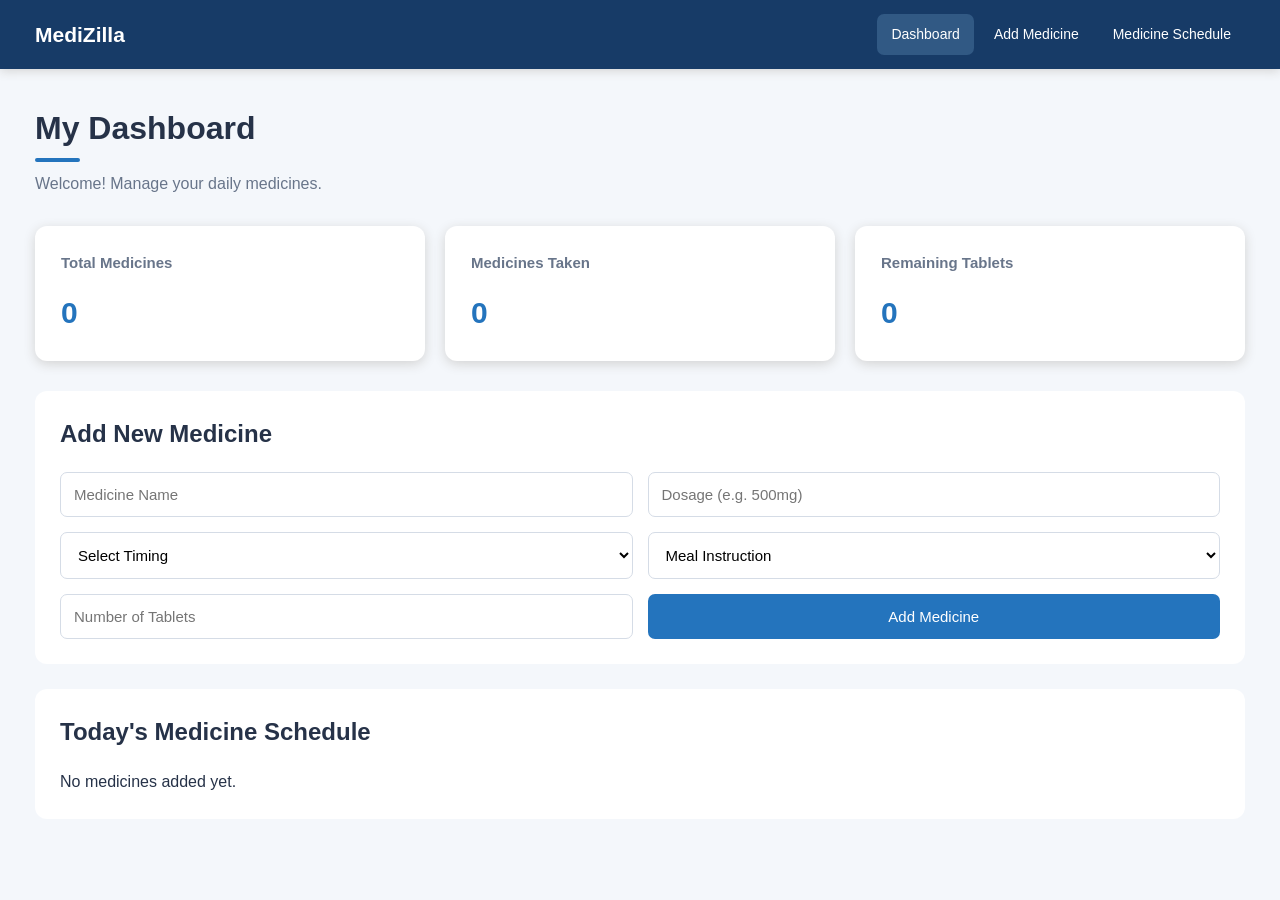
<file: index.html>
<!DOCTYPE html>
<html lang="en">
<head>
    <meta charset="UTF-8">
    <meta name="viewport" content="width=device-width, initial-scale=1.0">
    <title>MediZilla - Medicine Reminder</title>

    <link rel="stylesheet" href="style.css">
</head>

<body>

    <!-- Navigation -->
    <nav class="navbar">
        <a class="brand" href="#" aria-label="MediTrack home">MediZilla</a>

        <div class="nav-links">
            <a class="active" href="#dashboard">Dashboard</a>
            <a href="#add-medicine">Add Medicine</a>
            <a href="#schedule">Medicine Schedule</a>
        </div>
    </nav>

    <!-- Main Content -->
    <main class="main-content" id="dashboard">

        <header>
            <h1>My Dashboard</h1>
            <p>Welcome! Manage your daily medicines.</p>
        </header>

        <!-- Summary Cards -->
        <section class="cards">

            <div class="card">
                <h3>Total Medicines</h3>
                <h2 id="totalMedicines">0</h2>
            </div>

            <div class="card">
                <h3>Medicines Taken</h3>
                <h2 id="takenMedicines">0</h2>
            </div>

            <div class="card">
                <h3>Remaining Tablets</h3>
                <h2 id="totalStock">0</h2>
            </div>

        </section>

        <!-- Add Medicine Form -->
        <section class="section" id="add-medicine">

            <h2>Add New Medicine</h2>

            <form id="medicineForm">

                <input
                    type="text"
                    id="medicineName"
                    placeholder="Medicine Name"
                    required
                >

                <input
                    type="text"
                    id="dosage"
                    placeholder="Dosage (e.g. 500mg)"
                    required
                >

                <select id="timing" required>
                    <option value="">Select Timing</option>
                    <option value="Morning">Morning</option>
                    <option value="Afternoon">Afternoon</option>
                    <option value="Night">Night</option>
                </select>

                <select id="meal" required>
                    <option value="">Meal Instruction</option>
                    <option value="Before Food">Before Food</option>
                    <option value="After Food">After Food</option>
                </select>

                <input
                    type="number"
                    id="stock"
                    placeholder="Number of Tablets"
                    min="1"
                    required
                >

                <button type="submit">Add Medicine</button>

            </form>

        </section>

        <!-- Medicine Schedule -->
        <section class="section" id="schedule">

            <h2>Today's Medicine Schedule</h2>

            <div id="medicineList">
                <p>No medicines added yet.</p>
            </div>

        </section>

    </main>

    <script src="script.js"></script>

</body>
</html>
</file>
<file: style.css>
:root {
    --primary: #173b67;
    --primary-light: #315984;
    --accent: #2474bd;
    --text: #263248;
    --muted: #68758a;
    --background: #f4f7fb;
    --white: #ffffff;
    --border: #d5dce6;
    --radius: 12px;
}

* {
    margin: 0;
    padding: 0;
    box-sizing: border-box;
}

html {
    scroll-behavior: smooth;
}

body {
    font-family: Arial, sans-serif;
    line-height: 1.5;
    background: var(--background);
    color: var(--text);
}

.navbar {
    display: flex;
    justify-content: space-between;
    align-items: center;
    padding: 14px 35px;
    background: var(--primary);
    box-shadow: 0 2px 10px lightgray;
}

.brand,
.nav-links a {
    color: var(--white);
    text-decoration: none;
}

.brand {
    font-size: 21px;
    font-weight: bold;
}

.nav-links {
    display: flex;
    gap: 6px;
}

.nav-links a {
    padding: 10px 14px;
    border-radius: 7px;
    font-size: 14px;
    transition: background 0.2s;
}

.nav-links a:hover,
.nav-links a.active {
    background: var(--primary-light);
}

.main-content {
    max-width: 1280px;
    margin: auto;
    padding: 35px;
}

header {
    margin-bottom: 30px;
}

header h1 {
    margin-bottom: 10px;
    font-size: 32px;
}

header h1::after {
    display: block;
    width: 45px;
    height: 4px;
    margin-top: 6px;
    border-radius: 4px;
    background: var(--accent);
    content: "";
}

header p,
.card h3,
.medicine-item p {
    color: var(--muted);
}

.cards {
    display: grid;
    grid-template-columns: repeat(3, 1fr);
    gap: 20px;
    margin-bottom: 30px;
}

.card,
.section {
    padding: 25px;
    border-radius: var(--radius);
    background: var(--white);
}

.card {
    border: 1px solid transparent;
    box-shadow: 0 3px 12px lightgray;
    transition: transform 0.2s, border-color 0.2s;
}

.card:hover {
    border-color: #b9cde2;
    transform: translateY(-3px);
}

.card h3 {
    font-size: 15px;
}

.card h2 {
    margin-top: 15px;
    color: var(--accent);
    font-size: 30px;
}

.section {
    margin-bottom: 25px;
}

.section h2 {
    margin-bottom: 20px;
}

form {
    display: grid;
    grid-template-columns: repeat(2, 1fr);
    gap: 15px;
}

input[type="text"],
input[type="number"],
select {
    width: 100%;
    padding: 13px;
    border: 1px solid var(--border);
    border-radius: 7px;
    background: var(--white);
    font-size: 15px;
}

input:focus,
select:focus {
    outline: 3px solid lightblue;
    border-color: var(--accent);
}

button {
    width: 100%;
    padding: 13px;
    border: 0;
    border-radius: 7px;
    background: var(--accent);
    color: var(--white);
    cursor: pointer;
    font-size: 15px;
    transition: background 0.2s, transform 0.2s;
}

button:hover {
    background: #17558f;
    transform: translateY(-1px);
}

button:active {
    transform: translateY(0);
}

.medicine-item {
    display: flex;
    justify-content: space-between;
    align-items: center;
    gap: 12px;
    padding: 15px;
    margin-bottom: 12px;
    border: 1px solid #e0e6ed;
    border-radius: 9px;
}

.medicine-item p {
    margin-top: 6px;
}

input[type="checkbox"] {
    width: auto;
    accent-color: var(--accent);
}

.taken {
    color: green;
}

.low-stock {
    color: #d97706 !important;
    font-weight: bold;
}

@media (max-width: 700px) {
    .navbar {
        align-items: flex-start;
        flex-direction: column;
        gap: 12px;
        padding: 18px 20px;
    }

    .nav-links {
        width: 100%;
        flex-wrap: wrap;
    }

    .main-content {
        padding: 20px;
    }

    .cards,
    form {
        grid-template-columns: 1fr;
    }

    .medicine-item {
        align-items: flex-start;
        flex-direction: column;
    }
}
</file>
